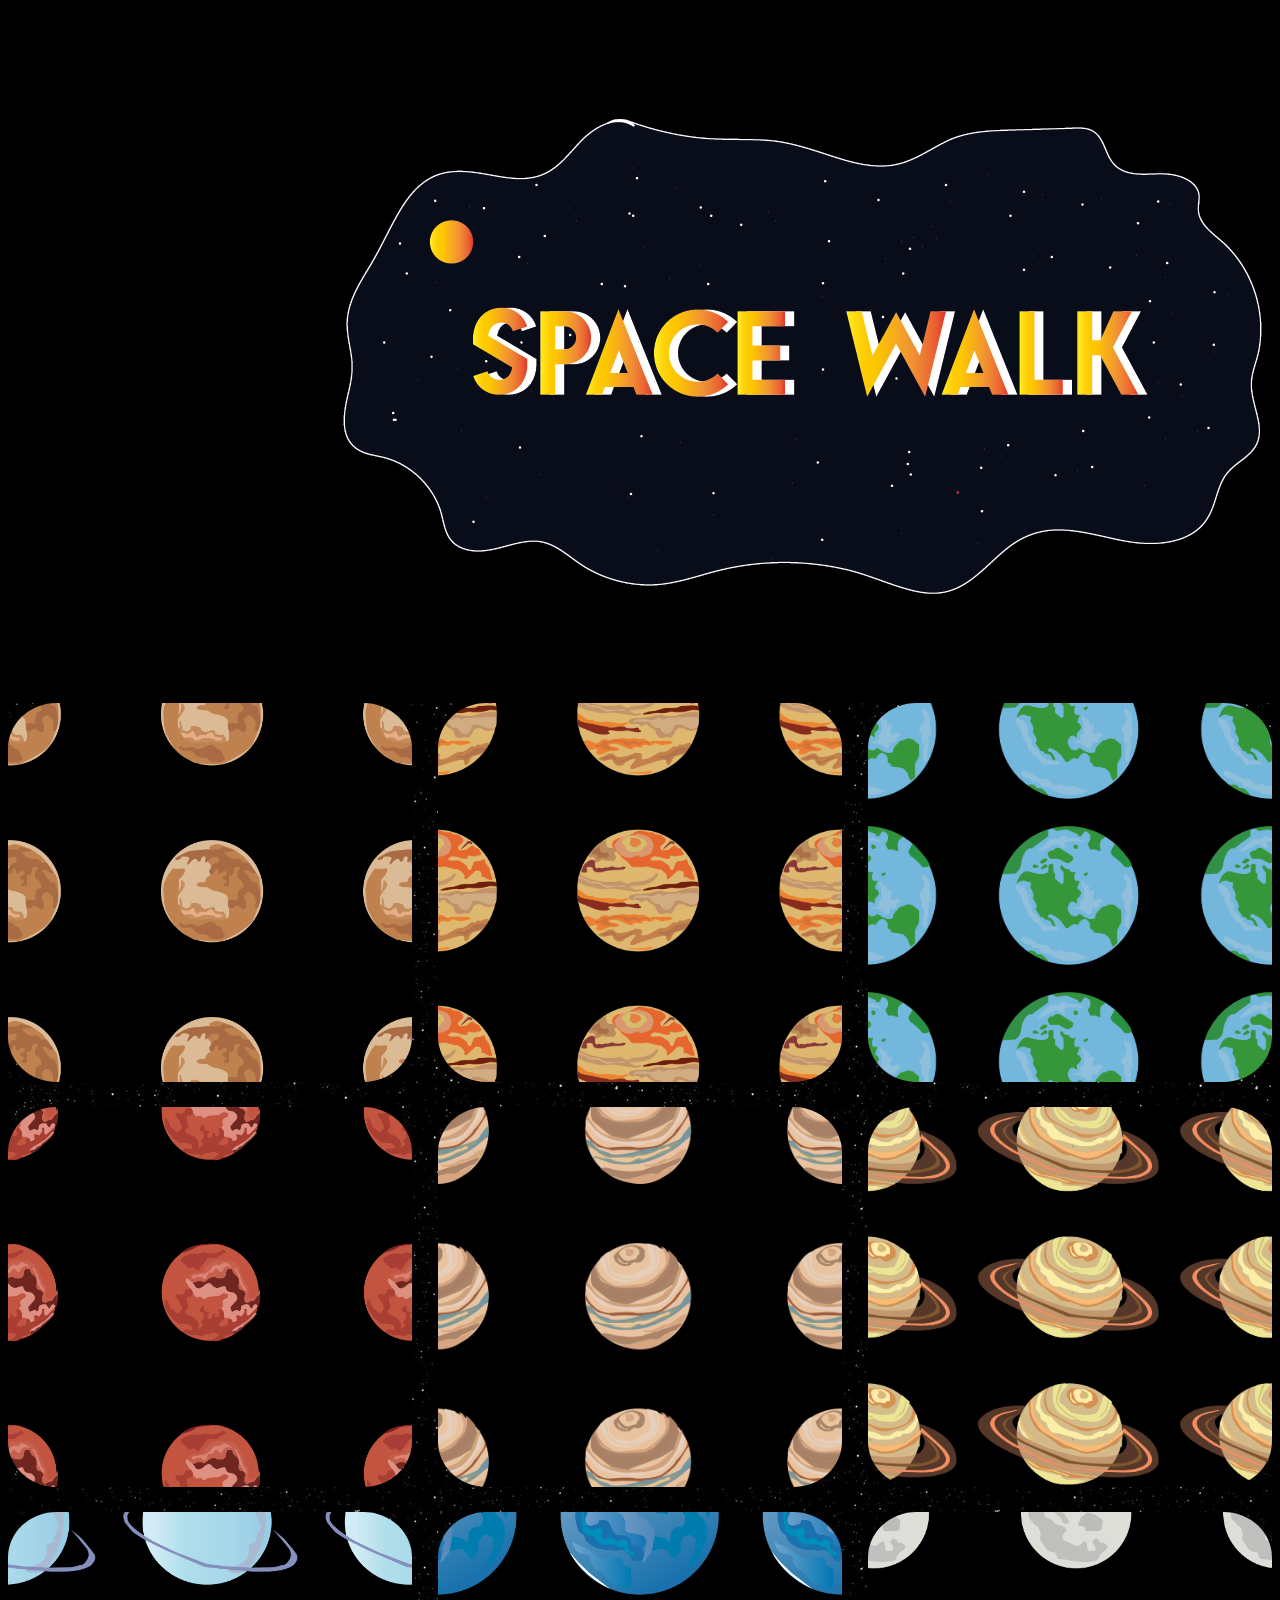
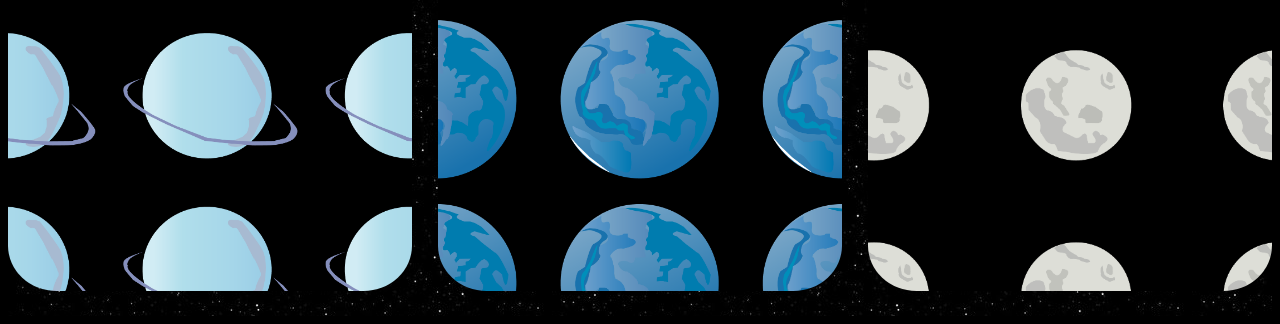
<file: index.html>
<!DOCTYPE html>
<html lang="en">
<head>
    <link rel="stylesheet" href="pattern.css">
  <meta charset="UTF-8">
  <meta name="viewport" content="width=device-width, initial-scale=1.0">
  <title>Document</title>
</head>
<body style ="background-color:black;">
<div class="container-titel">
    <img style="margin-left:21%;" class="item-titel" src="titel.png">
</div>
  <div class="container" style="background-image: url('space.jpg'); background-repeat: repeat;">
    <div class="item" style="background-image: url('merkurius.png');" ></div>
    <div class="item" style="background-image: url('venuss.png');" ></div>
    <div class="item" style="background-image: url('jorden.png');" ></div>
    <div class="item" style="background-image: url('marss.png');" ></div>
    <div class="item" style="background-image: url('jupiterr.png');" ></div>
    <div class="item" style="background-image: url('saturnus.png');" ></div>
    <div class="item" style="background-image: url('uranus.png');" ></div>
    <div class="item" style="background-image: url('neptunus.png');" ></div>
    <div class="item" style="background-image: url('måne.png');" ></div>

   
  
  </div>
</body>
</html>
</file>
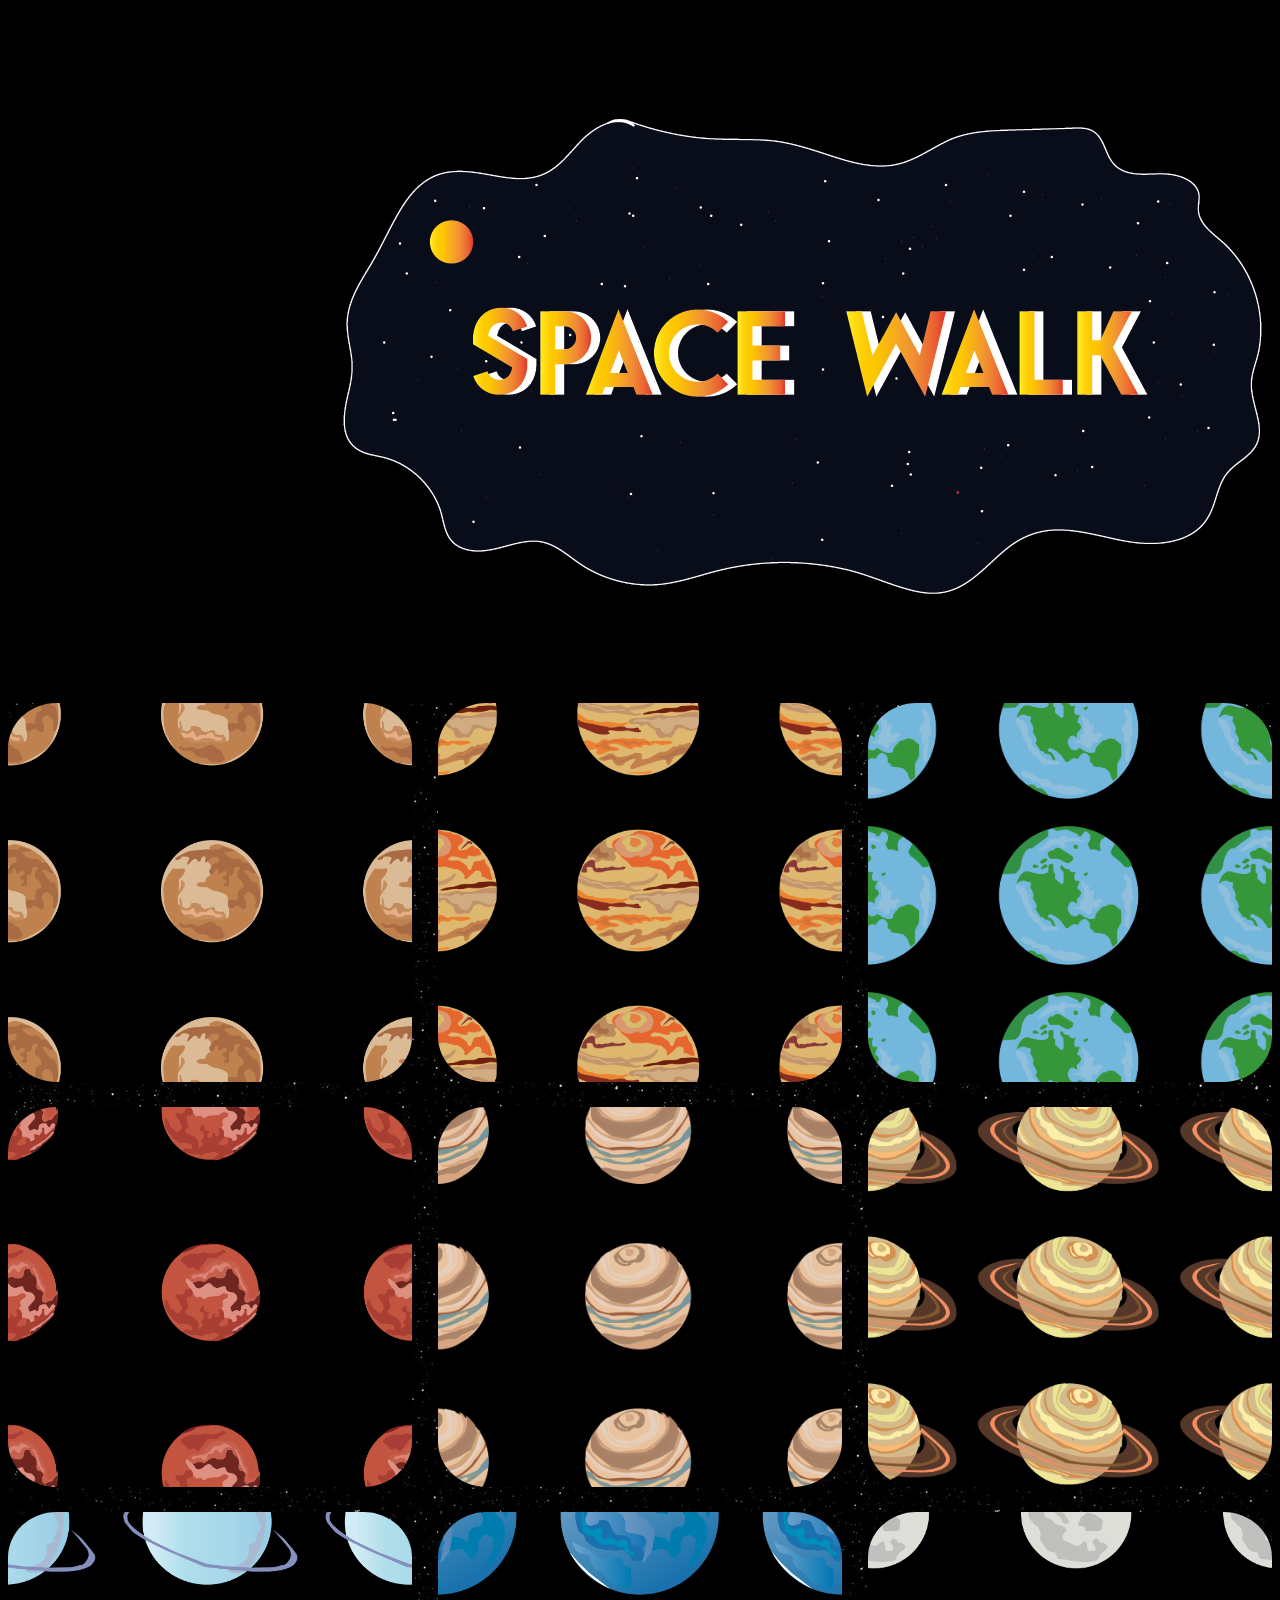
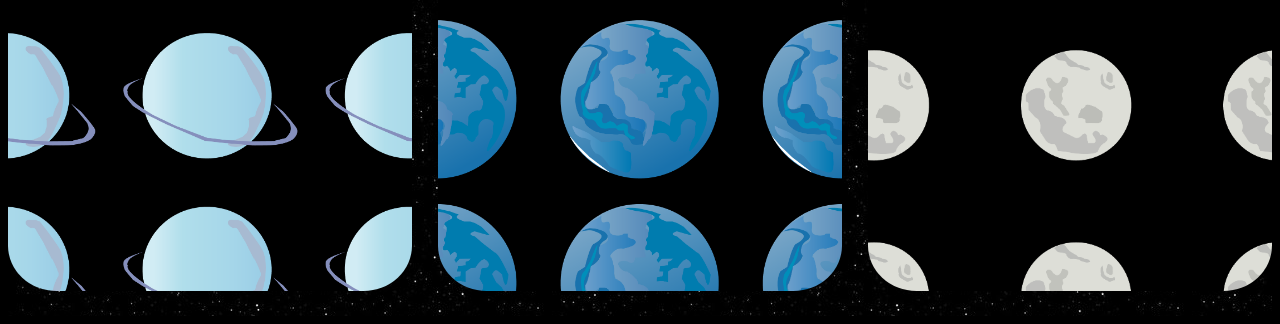
<file: pattern.html>
<!DOCTYPE html>
<html lang="en">
<head>
    <link rel="stylesheet" href="pattern.css">
  <meta charset="UTF-8">
  <meta name="viewport" content="width=device-width, initial-scale=1.0">
  <title>Document</title>
</head>
<body style ="background-color:black;">
<div class="container-titel">
    <img style="margin-left:21%;" class="item-titel" src="titel.png">
</div>
  <div class="container" style="background-image: url('space.jpg'); background-repeat: repeat;">
    <div class="item" style="background-image: url('merkurius.png');" ></div>
    <div class="item" style="background-image: url('venuss.png');" ></div>
    <div class="item" style="background-image: url('jorden.png');" ></div>
    <div class="item" style="background-image: url('marss.png');" ></div>
    <div class="item" style="background-image: url('jupiterr.png');" ></div>
    <div class="item" style="background-image: url('saturnus.png');" ></div>
    <div class="item" style="background-image: url('uranus.png');" ></div>
    <div class="item" style="background-image: url('neptunus.png');" ></div>
    <div class="item" style="background-image: url('måne.png');" ></div>

   
  
  </div>
</body>
</html>
</file>
<file: pattern.css>
.container {
  display: flex;
  flex-wrap: wrap;
  justify-content: space-between;
}

.titel-container {
    display: flex;
    justify-content: center;
    flex-grow: 1;
}

.item {
    background-position: center; 
    background-size: 50%;
    background-color: brown;
    border-radius: 12%;
    width: 32%;
    padding-bottom: 30%; /* Same as width, sets height */
    margin-bottom: 2%; /* (100-32*3)/2 */
    position: relative;
}

.item:hover {
    background-position: center; 
    background-size: 100%;
}
</file>
